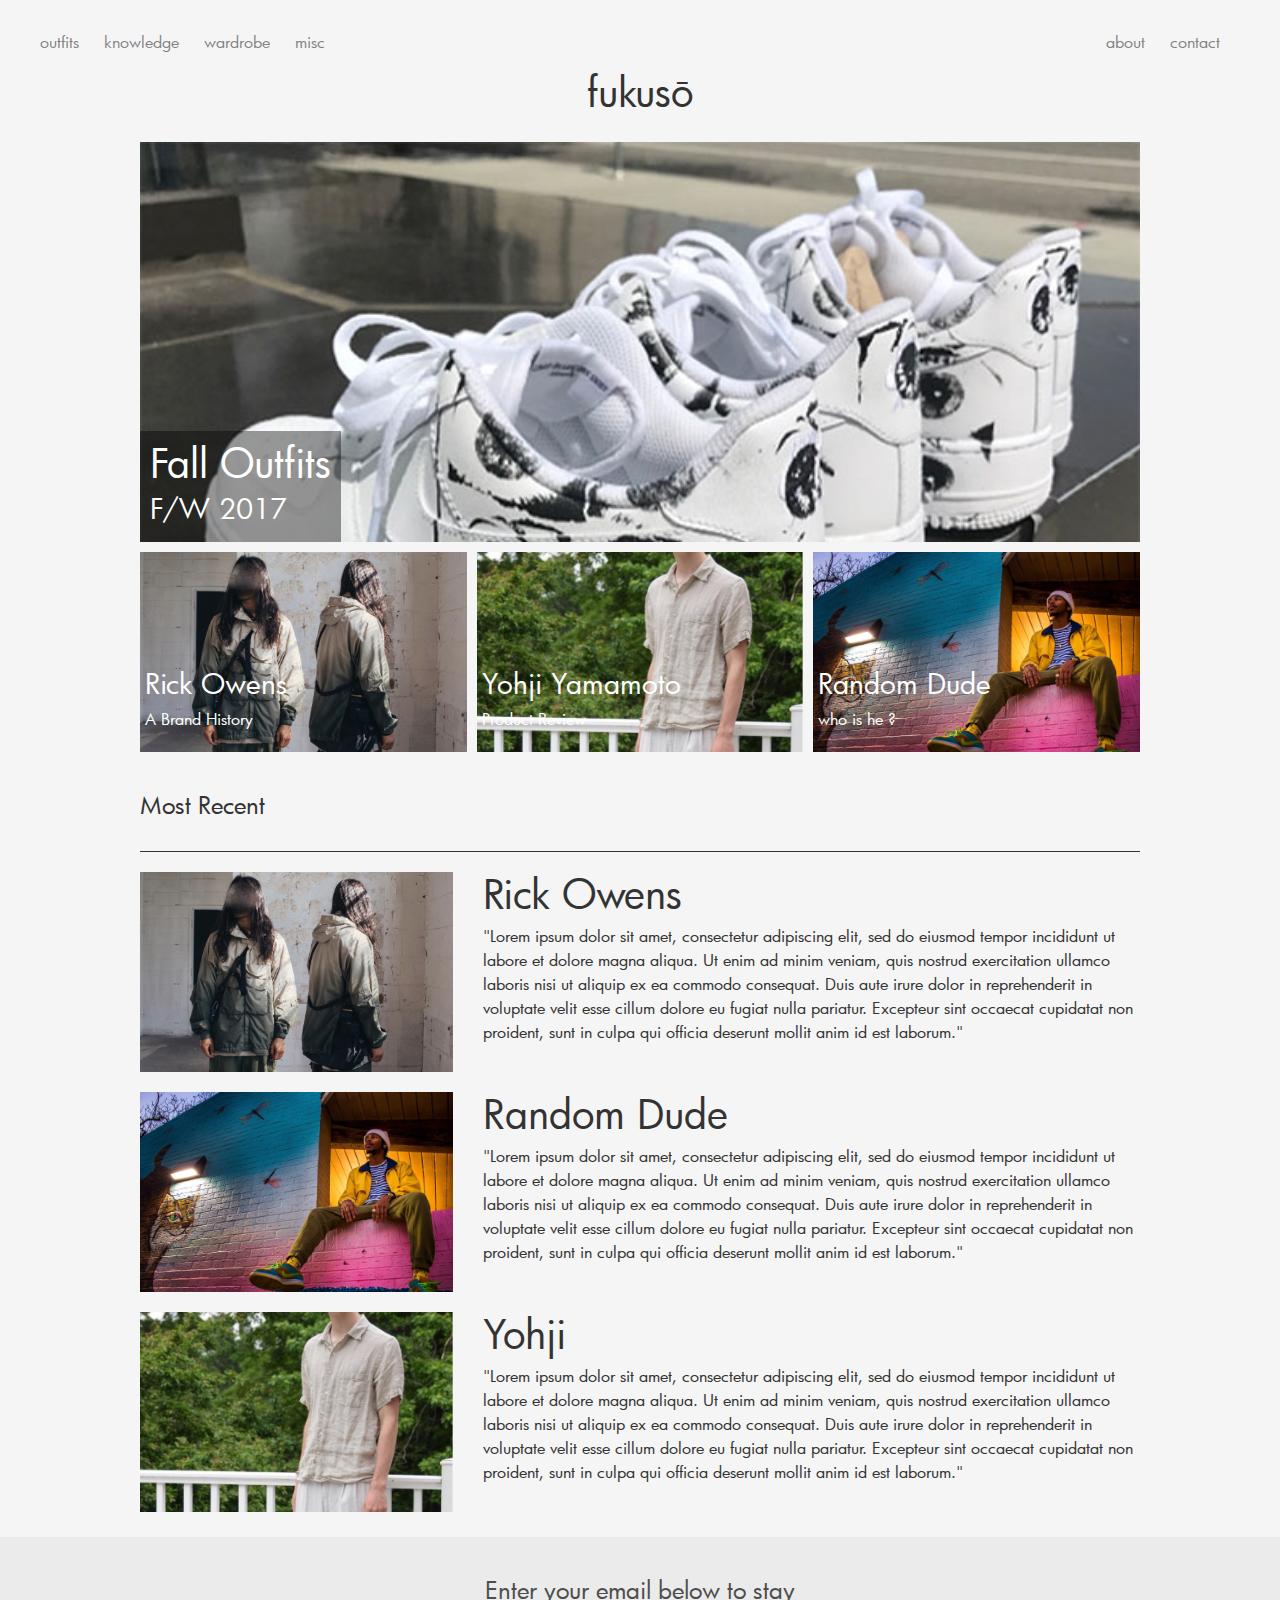
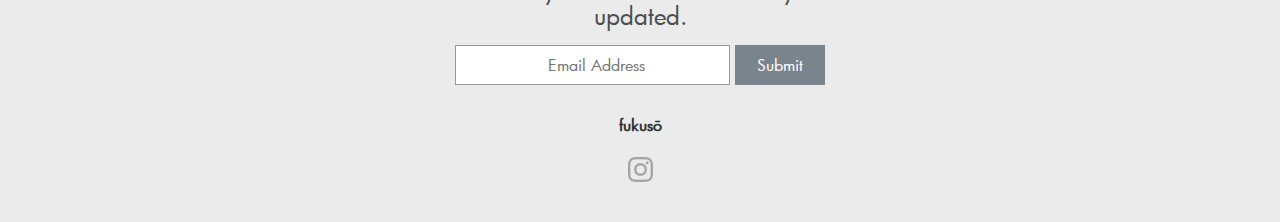
<file: index.html>
<html>


<head>
  <link href="styles/bootstrap.min.css" type="text/css" rel="stylesheet"/>
  <link href="styles/style.css" type="text/css" rel="stylesheet"/>

  <meta name="viewport" content="width=device-width, initial-scale=1, shrink-to-fit=no">

</head>

<body>

  <!--Navigation Bar -->

  <div class="navigation">
    <div class="navigation-container">
      <div class="nav-categories">
        <a href="category/outfits" class="margin">outfits</a>
        <a href="category/knowledge" class="margin">knowledge</a>
        <a href="category/wardrobe" class="margin">wardrobe</a>
        <a href="category/misc">misc</a>
      </div>
      <div class="links">
        <a href="about" class="margin">about</a>
        <a href="contact" class="margin">contact</a>
      </div>
    </div>

    <a href="/" class="title"><h1>fukusō</h1></a>

    <img class="hamburger" onclick="openNav()" src="images/hamburger.png"/>

  </div>

  <div id="slideout-menu">

    <div class="menu-container">
      <a href="/" class="homelink">fukusō</a>
      <a href="about">about</a>
      <a href="contact">contact</a>
      <a href="instagram">instagram</a>
      <a onclick="closeNav()">x close</a>
    </div>


  </div>

  <!-- Features/Headlines -->

  <div class="headlines">
    <div class="primary-headline">
      <a href= "posts/first-post"></a>
      <img src="images/cdgsupreme.jpg" />
      <div class="captions">
        <h1>Fall Outfits</h1>
        <h3>F/W 2017</h3>
      </div>
    </div>

    <div class="secondary-headline-container">
      <div class="secondary-headline">
        <a href= "#"></a>
        <img src="images/theo.png" />
        <div class="captions">
          <h3>Rick Owens</h3>
          <p>A Brand History</p>
        </div>
      </div>
      <div class="secondary-headline middle-headline">
        <a href= "#"></a>
        <img src="images/yohji.jpg" />
        <div class="captions">
          <h3>Yohji Yamamoto</h3>
          <p>Product Review</p>
        </div>
      </div>
      <div class="secondary-headline">
        <a href= "#"></a>
        <img src="images/randomdude.jpg"/>
        <div class="captions">
          <h3>Random Dude</h3>
          <p>who is he ?</p>
        </div>
      </div>
    </div>

  </div>

  <!-- Desktop Categories -->

  <div class="categories">
    <a href="#">Most Recent </a>
    <!--
    <a href="#">Outfits </a><p>•</p>
    <a href="#">Facts and Opinions </a><p>•</p>
    <a href="#">Reviews </a><p>•</p>
    <a href="#">Lifestyle </a> -->
  </div>

  <!-- Mobile Categories -->

  <!-- <div class="mobile-categories">
    <a href="#">Most Recent </a>
    <a href="#">Outfits </a>
    <a href="#">Facts and Opinions </a>
    <a href="#">Reviews </a>
  </div> -->

  <!-- Articles -->

  <div class="articles">
    <div class="article row">
      <div class="col col-md-4 col-12 image-container">
        <img src="images/theo.png"/>
      </div>
      <div class="col col-md-8 col-12">
        <h1>Rick Owens</h1>
        <p>
          "Lorem ipsum dolor sit amet, consectetur adipiscing elit, sed do eiusmod tempor incididunt ut labore et dolore magna aliqua. Ut enim ad minim veniam, quis nostrud exercitation ullamco laboris nisi ut aliquip ex ea commodo consequat. Duis aute irure dolor in reprehenderit in voluptate velit esse cillum dolore eu fugiat nulla pariatur. Excepteur sint occaecat cupidatat non proident, sunt in culpa qui officia deserunt mollit anim id est laborum."
        </p>
      </div>
    </div>

    <div class="article row">
      <div class="col col-md-4 col-12 image-container">
        <img src="images/randomdude.jpg"/>
      </div>
      <div class="col col-md-8 col-12">
        <h1>Random Dude</h1>
        <p>
          "Lorem ipsum dolor sit amet, consectetur adipiscing elit, sed do eiusmod tempor incididunt ut labore et dolore magna aliqua. Ut enim ad minim veniam, quis nostrud exercitation ullamco laboris nisi ut aliquip ex ea commodo consequat. Duis aute irure dolor in reprehenderit in voluptate velit esse cillum dolore eu fugiat nulla pariatur. Excepteur sint occaecat cupidatat non proident, sunt in culpa qui officia deserunt mollit anim id est laborum."
        </p>
      </div>
    </div>

    <div class="article row">
      <div class="col col-md-4 col-12 image-container">
        <img src="images/yohji.jpg"/>
      </div>
      <div class="col col-md-8 col-12">
        <h1>Yohji</h1>
        <p>
          "Lorem ipsum dolor sit amet, consectetur adipiscing elit, sed do eiusmod tempor incididunt ut labore et dolore magna aliqua. Ut enim ad minim veniam, quis nostrud exercitation ullamco laboris nisi ut aliquip ex ea commodo consequat. Duis aute irure dolor in reprehenderit in voluptate velit esse cillum dolore eu fugiat nulla pariatur. Excepteur sint occaecat cupidatat non proident, sunt in culpa qui officia deserunt mollit anim id est laborum."
        </p>
      </div>
    </div>

  </div>

  <!-- FOOTER -->
  <div class="footer">
    <div class="footer-container">
      <h3> Enter your email below to stay updated. </h3>
      <form action="#">
        <input type="text" placeholder="Email Address" name="email" class="email">
        <button type="submit" class="submit-button">Submit</button>
      </form>
      <a href="#">
        <h2>fukusō </h2>
      </a>
      <a href="#"> <img src="images/instagramicon.png" style="width:25px;height:25px"> </a>
    </div>
  </div>

  <!-- JS Dependencies -->

  <script src="js/jquery.min.js"></script>
  <script src="js/bootstrap.min.js"></script>
  <script src="js/index.js"></script>


</body>

</html>
</file>
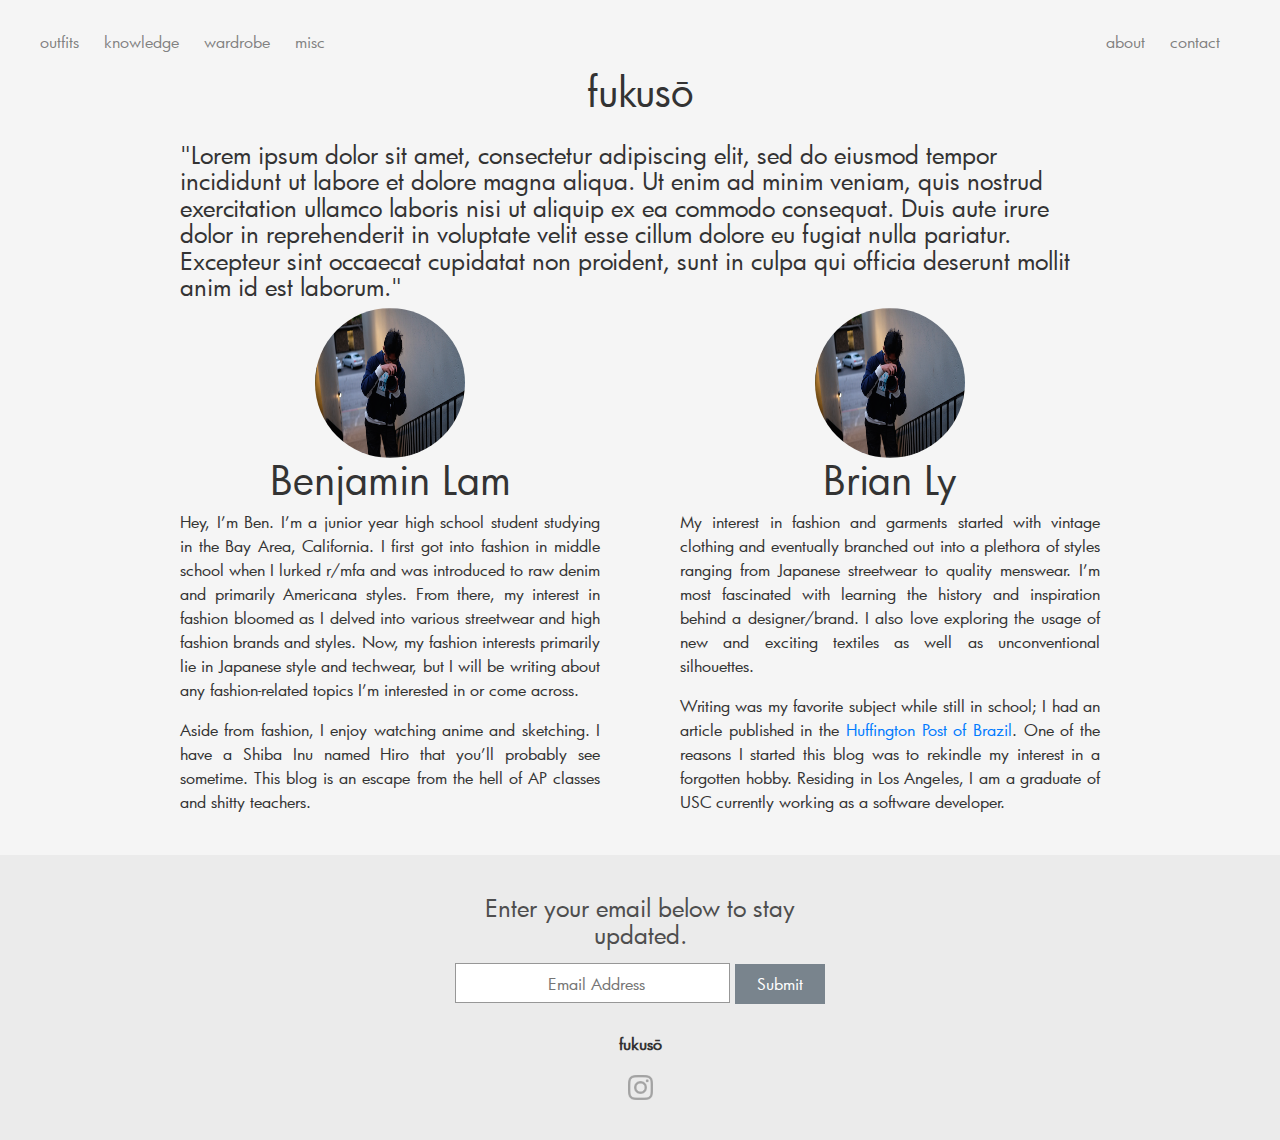
<file: about.html>
<html>


<head>
  <link href="styles/bootstrap.min.css" type="text/css" rel="stylesheet"/>
  <link href="styles/style.css" type="text/css" rel="stylesheet"/>

  <meta name="viewport" content="width=device-width, initial-scale=1, shrink-to-fit=no">

</head>

<body>

  <!--Navigation Bar -->

  <div class="navigation">
    <div class="navigation-container">
      <div class="nav-categories">
        <a href="category/outfits" class="margin">outfits</a>
        <a href="category/knowledge" class="margin">knowledge</a>
        <a href="category/wardrobe" class="margin">wardrobe</a>
        <a href="category/misc">misc</a>
      </div>
      <div class="links">
        <a href="about" class="margin">about</a>
        <a href="contact" class="margin">contact</a>
      </div>
    </div>

    <a href="/" class="title"><h1>fukusō</h1></a>

    <img class="hamburger" onclick="openNav()" src="images/hamburger.png"/>

  </div>

  <div id="slideout-menu">

    <div class="menu-container">
      <a href="/" class="homelink">fukusō</a>
      <a href="about">about</a>
      <a href="contact">contact</a>
      <a href="instagram">instagram</a>
      <a onclick="closeNav()">x close</a>
    </div>


  </div>


  <!-- BIO CONTAINER -->
  <div class="about-container">

    <h4>
      "Lorem ipsum dolor sit amet, consectetur adipiscing elit, sed do eiusmod tempor incididunt ut labore et dolore magna aliqua. Ut enim ad minim veniam, quis nostrud exercitation ullamco laboris nisi ut aliquip ex ea commodo consequat. Duis aute irure dolor in reprehenderit in voluptate velit esse cillum dolore eu fugiat nulla pariatur. Excepteur sint occaecat cupidatat non proident, sunt in culpa qui officia deserunt mollit anim id est laborum."
    </h4>
    <div class="bio">
      <div class="bio-container">
        <img src= "images/ben.png" />
        <h1>Benjamin Lam</h1>
        <p>
          Hey, I’m Ben. I’m a junior year high school student studying in the Bay Area, California. I first got into fashion in middle school when I lurked r/mfa and was introduced to raw denim and primarily Americana styles. From there, my interest in fashion bloomed as I delved into various streetwear and high fashion brands and styles. Now, my fashion interests primarily lie in Japanese style and techwear, but I will be writing about any fashion-related topics I’m interested in or come across.
        </p>

        <p>
          Aside from fashion, I enjoy watching anime and sketching. I have a Shiba Inu named Hiro that you’ll probably see sometime. This blog is an escape from the hell of AP classes and shitty teachers.
        </p>
      </div>
    </div>

    <div class="bio">
      <div class="bio-container">
        <img src= "images/ben.png" />
        <h1>Brian Ly</h1>
        <p>
          My interest in fashion and garments started with vintage clothing and eventually branched out into a plethora of styles ranging from Japanese streetwear to quality menswear.  I’m most fascinated with learning the history and inspiration behind a designer/brand. I also love exploring the usage of new and exciting textiles as well as unconventional silhouettes.
        </p>

        <p>
          Writing was my favorite subject while still in school; I had an article published in the <a href="http://www.huffpostbrasil.com/brian-ly/o-futuro-promissor-do-brasil_b_5372265.html">Huffington Post of Brazil</a>. One of the reasons I started this blog was to rekindle my interest in a forgotten hobby.  Residing in Los Angeles, I am a graduate of USC currently working as a software developer.
        </p>
      </div>
    </div>

  </div>


  <!-- FOOTER -->
  <div class="footer">
    <div class="footer-container">
      <h3> Enter your email below to stay updated. </h3>
      <form action="#">
        <input type="text" placeholder="Email Address" name="email" class="email">
        <button type="submit" class="submit-button">Submit</button>
      </form>
      <a href="#">
        <h2>fukusō </h2>
      </a>
      <a href="#"> <img src="images/instagramicon.png" style="width:25px;height:25px"> </a>
    </div>
  </div>


  <!-- JS Dependencies -->

  <script src="js/jquery.min.js"></script>
  <script src="js/bootstrap.min.js"></script>
  <script src="js/index.js"></script>


</body>

</html>
</file>
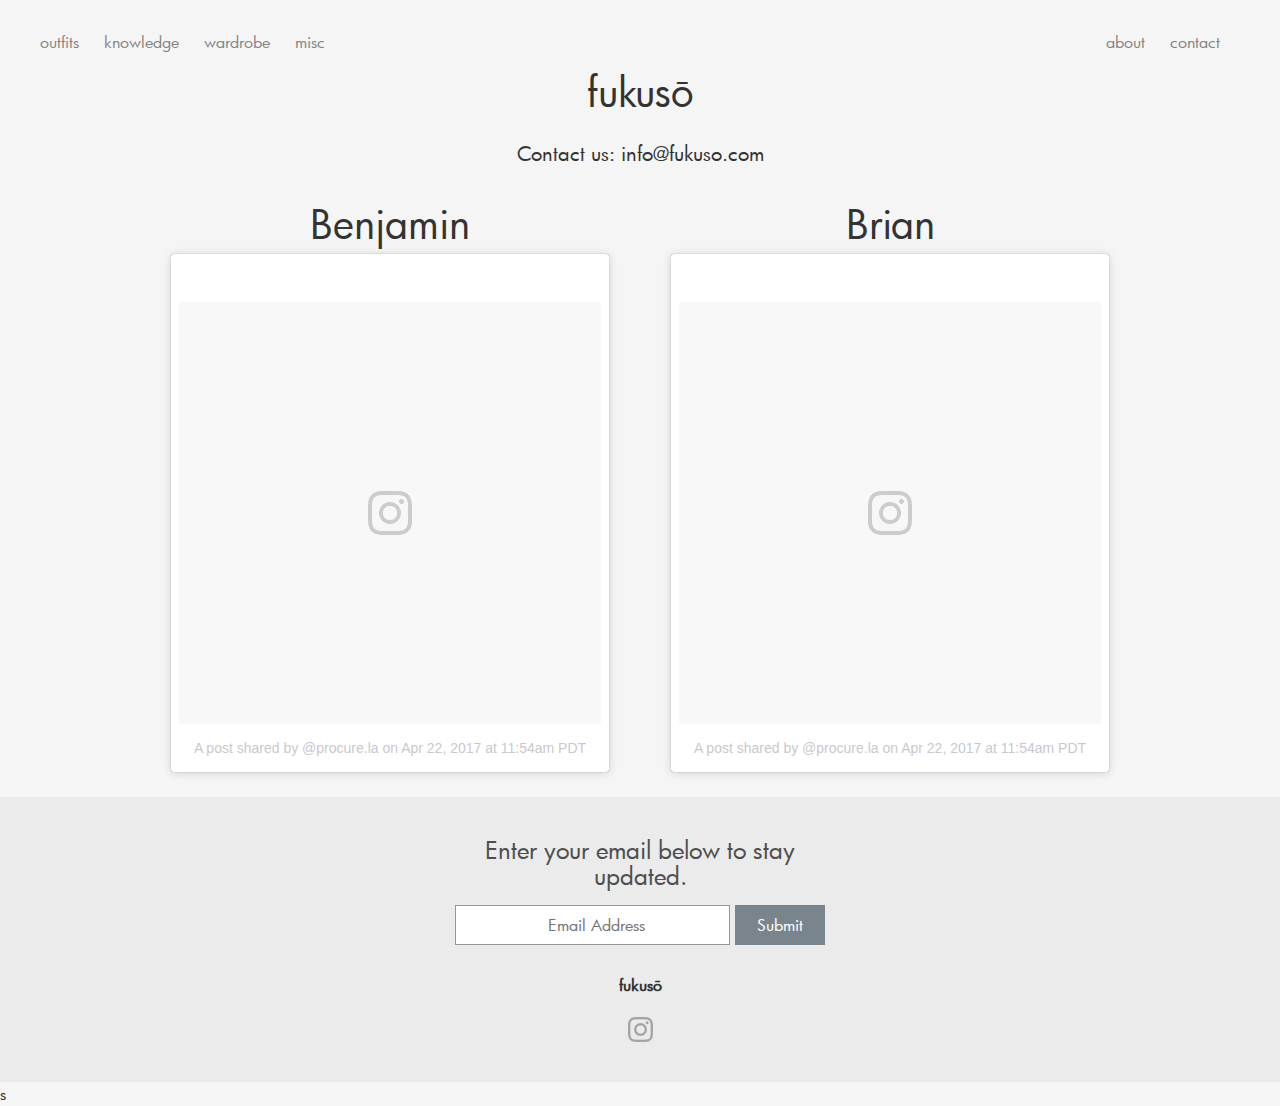
<file: contact.html>
<html>


<head>
  <link href="styles/bootstrap.min.css" type="text/css" rel="stylesheet"/>
  <link href="styles/style.css" type="text/css" rel="stylesheet"/>

  <meta name="viewport" content="width=device-width, initial-scale=1, shrink-to-fit=no">

</head>

<body>

  <!--Navigation Bar -->

  <div class="navigation">
    <div class="navigation-container">
      <div class="nav-categories">
        <a href="category/outfits" class="margin">outfits</a>
        <a href="category/knowledge" class="margin">knowledge</a>
        <a href="category/wardrobe" class="margin">wardrobe</a>
        <a href="category/misc">misc</a>
      </div>
      <div class="links">
        <a href="about" class="margin">about</a>
        <a href="contact" class="margin">contact</a>
      </div>
    </div>

    <a href="/" class="title"><h1>fukusō</h1></a>

    <img class="hamburger" onclick="openNav()" src="images/hamburger.png"/>

  </div>

  <div id="slideout-menu">

    <div class="menu-container">
      <a href="/" class="homelink">fukusō</a>
      <a href="about">about</a>
      <a href="contact">contact</a>
      <a href="instagram">instagram</a>
      <a onclick="closeNav()">x close</a>
    </div>


  </div>

  <h5 class="email">Contact us: info@fukuso.com</h5>


  <div class="instagram-container">
    <div class="instagram">
        <h1>Benjamin</h1>
        <blockquote class="instagram-media" data-instgrm-version="7" style=" background:#FFF; border:0; border-radius:3px; box-shadow:0 0 1px 0 rgba(0,0,0,0.5),0 1px 10px 0 rgba(0,0,0,0.15); margin: 1px; max-width:658px; padding:0; width:99.375%; width:-webkit-calc(100% - 2px); width:calc(100% - 2px);"><div style="padding:8px;"> <div style=" background:#F8F8F8; line-height:0; margin-top:40px; padding:50.0% 0; text-align:center; width:100%;"> <div style=" background:url([data-uri]); display:block; height:44px; margin:0 auto -44px; position:relative; top:-22px; width:44px;"></div></div><p style=" color:#c9c8cd; font-family:Arial,sans-serif; font-size:14px; line-height:17px; margin-bottom:0; margin-top:8px; overflow:hidden; padding:8px 0 7px; text-align:center; text-overflow:ellipsis; white-space:nowrap;"><a href="https://www.instagram.com/p/BTMss4XlC-7/" style=" color:#c9c8cd; font-family:Arial,sans-serif; font-size:14px; font-style:normal; font-weight:normal; line-height:17px; text-decoration:none;" target="_blank">A post shared by @procure.la</a> on <time style=" font-family:Arial,sans-serif; font-size:14px; line-height:17px;" datetime="2017-04-22T18:54:14+00:00">Apr 22, 2017 at 11:54am PDT</time></p></div></blockquote>
    </div>

    <div class="instagram">
      <h1>Brian</h1>
      <blockquote class="instagram-media" data-instgrm-version="7" style=" background:#FFF; border:0; border-radius:3px; box-shadow:0 0 1px 0 rgba(0,0,0,0.5),0 1px 10px 0 rgba(0,0,0,0.15); margin: 1px; max-width:658px; padding:0; width:99.375%; width:-webkit-calc(100% - 2px); width:calc(100% - 2px);"><div style="padding:8px;"> <div style=" background:#F8F8F8; line-height:0; margin-top:40px; padding:50.0% 0; text-align:center; width:100%;"> <div style=" background:url([data-uri]); display:block; height:44px; margin:0 auto -44px; position:relative; top:-22px; width:44px;"></div></div><p style=" color:#c9c8cd; font-family:Arial,sans-serif; font-size:14px; line-height:17px; margin-bottom:0; margin-top:8px; overflow:hidden; padding:8px 0 7px; text-align:center; text-overflow:ellipsis; white-space:nowrap;"><a href="https://www.instagram.com/p/BTMss4XlC-7/" style=" color:#c9c8cd; font-family:Arial,sans-serif; font-size:14px; font-style:normal; font-weight:normal; line-height:17px; text-decoration:none;" target="_blank">A post shared by @procure.la</a> on <time style=" font-family:Arial,sans-serif; font-size:14px; line-height:17px;" datetime="2017-04-22T18:54:14+00:00">Apr 22, 2017 at 11:54am PDT</time></p></div></blockquote>
    </div>

  </div>



  <!-- FOOTER -->
  <div class="footer">
    <div class="footer-container">
      <h3> Enter your email below to stay updated. </h3>
      <form action="#">
        <input type="text" placeholder="Email Address" name="email" class="email">
        <button type="submit" class="submit-button">Submit</button>
      </form>
      <a href="#">
        <h2>fukusō </h2>
      </a>
      <a href="#"> <img src="images/instagramicon.png" style="width:25px;height:25px"> </a>
    </div>
  </div>


  <!-- JS Dependencies -->
  <script async defer src="http://platform.instagram.com/en_US/embeds.js"></script>s

  <script src="js/jquery.min.js"></script>
  <script src="js/bootstrap.min.js"></script>
  <script src="js/index.js"></script>


</body>

</html>
</file>
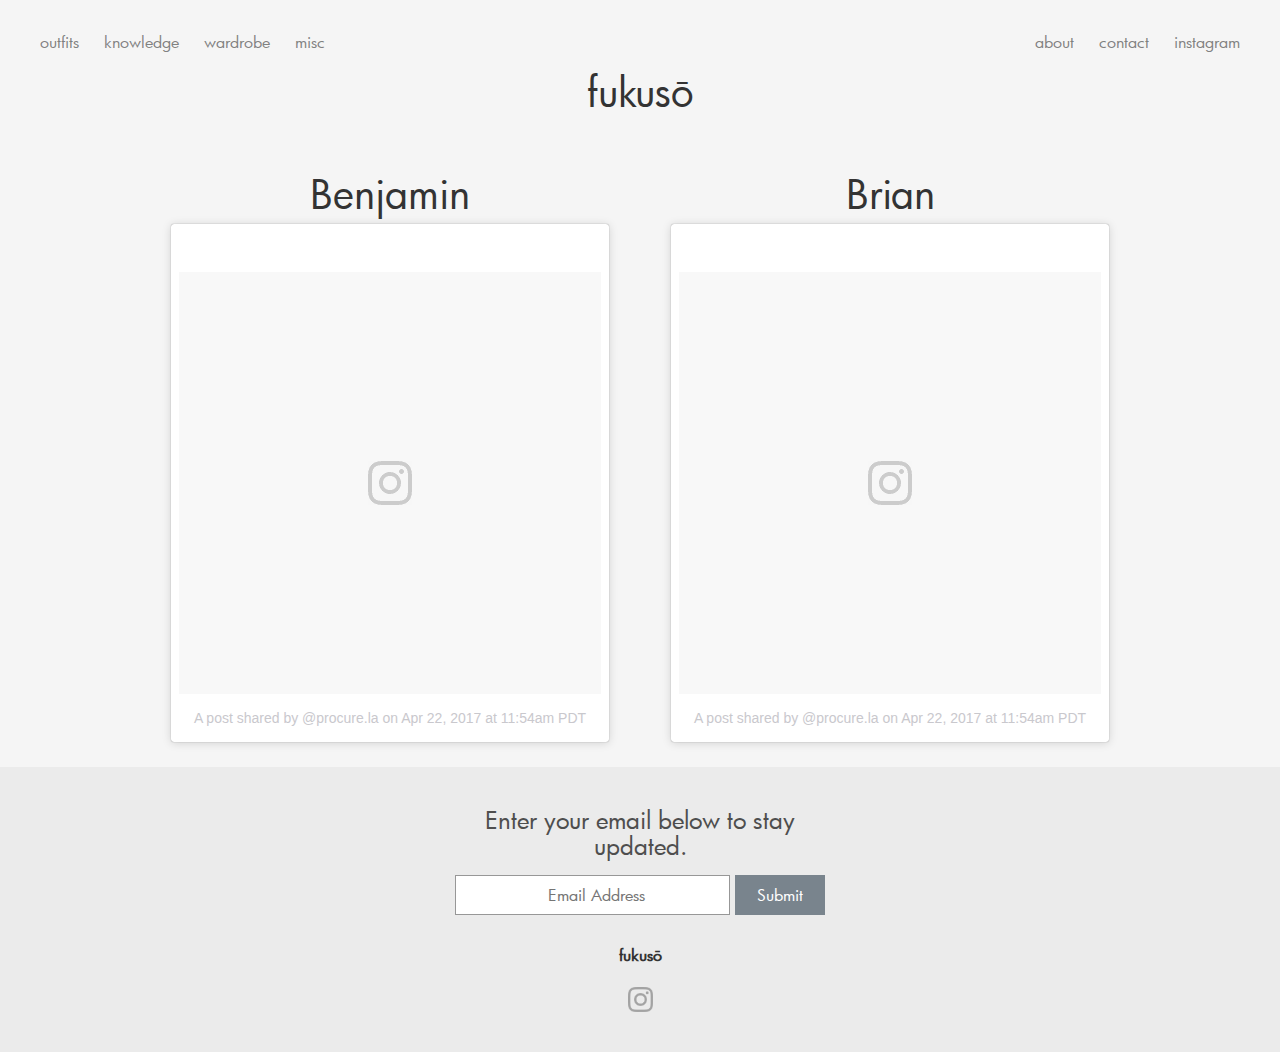
<file: instagram.html>
<html>


<head>
  <link href="styles/bootstrap.min.css" type="text/css" rel="stylesheet"/>
  <link href="styles/style.css" type="text/css" rel="stylesheet"/>

  <meta name="viewport" content="width=device-width, initial-scale=1, shrink-to-fit=no">

</head>

<body>

  <!--Navigation Bar -->

  <div class="navigation">
    <div class="navigation-container">
      <div class="nav-categories">
        <a href="#" class="margin">outfits</a>
        <a href="#" class="margin">knowledge</a>
        <a href="#" class="margin">wardrobe</a>
        <a href="#">misc</a>
      </div>
      <div class="links">
        <a href="about" class="margin">about</a>
        <a href="contact" class="margin">contact</a>
        <a href="instagram">instagram</a>
      </div>
    </div>

    <a href="/" class="title"><h1>fukusō</h1></a>

    <img class="hamburger" onclick="openNav()" src="images/hamburger.png"/>

  </div>

  <div id="slideout-menu">

    <div class="menu-container">
      <a href="/" class="homelink">fukusō</a>
      <a href="about">about</a>
      <a href="about">contact</a>
      <a href="instagram">instagram</a>
      <a onclick="closeNav()">x close</a>
    </div>


  </div>


  <!-- INSTAGRAM CONTAINER -->

<div class="instagram-container">
  <div class="instagram">
      <h1>Benjamin</h1>
      <blockquote class="instagram-media" data-instgrm-version="7" style=" background:#FFF; border:0; border-radius:3px; box-shadow:0 0 1px 0 rgba(0,0,0,0.5),0 1px 10px 0 rgba(0,0,0,0.15); margin: 1px; max-width:658px; padding:0; width:99.375%; width:-webkit-calc(100% - 2px); width:calc(100% - 2px);"><div style="padding:8px;"> <div style=" background:#F8F8F8; line-height:0; margin-top:40px; padding:50.0% 0; text-align:center; width:100%;"> <div style=" background:url([data-uri]); display:block; height:44px; margin:0 auto -44px; position:relative; top:-22px; width:44px;"></div></div><p style=" color:#c9c8cd; font-family:Arial,sans-serif; font-size:14px; line-height:17px; margin-bottom:0; margin-top:8px; overflow:hidden; padding:8px 0 7px; text-align:center; text-overflow:ellipsis; white-space:nowrap;"><a href="https://www.instagram.com/p/BTMss4XlC-7/" style=" color:#c9c8cd; font-family:Arial,sans-serif; font-size:14px; font-style:normal; font-weight:normal; line-height:17px; text-decoration:none;" target="_blank">A post shared by @procure.la</a> on <time style=" font-family:Arial,sans-serif; font-size:14px; line-height:17px;" datetime="2017-04-22T18:54:14+00:00">Apr 22, 2017 at 11:54am PDT</time></p></div></blockquote>
  </div>

  <div class="instagram">
    <h1>Brian</h1>
    <blockquote class="instagram-media" data-instgrm-version="7" style=" background:#FFF; border:0; border-radius:3px; box-shadow:0 0 1px 0 rgba(0,0,0,0.5),0 1px 10px 0 rgba(0,0,0,0.15); margin: 1px; max-width:658px; padding:0; width:99.375%; width:-webkit-calc(100% - 2px); width:calc(100% - 2px);"><div style="padding:8px;"> <div style=" background:#F8F8F8; line-height:0; margin-top:40px; padding:50.0% 0; text-align:center; width:100%;"> <div style=" background:url([data-uri]); display:block; height:44px; margin:0 auto -44px; position:relative; top:-22px; width:44px;"></div></div><p style=" color:#c9c8cd; font-family:Arial,sans-serif; font-size:14px; line-height:17px; margin-bottom:0; margin-top:8px; overflow:hidden; padding:8px 0 7px; text-align:center; text-overflow:ellipsis; white-space:nowrap;"><a href="https://www.instagram.com/p/BTMss4XlC-7/" style=" color:#c9c8cd; font-family:Arial,sans-serif; font-size:14px; font-style:normal; font-weight:normal; line-height:17px; text-decoration:none;" target="_blank">A post shared by @procure.la</a> on <time style=" font-family:Arial,sans-serif; font-size:14px; line-height:17px;" datetime="2017-04-22T18:54:14+00:00">Apr 22, 2017 at 11:54am PDT</time></p></div></blockquote>
  </div>

</div>



  <!-- FOOTER -->
  <div class="footer">
    <div class="footer-container">
      <h3> Enter your email below to stay updated. </h3>
      <form action="#">
        <input type="text" placeholder="Email Address" name="email" class="email">
        <button type="submit" class="submit-button">Submit</button>
      </form>
      <a href="#">
        <h2>fukusō </h2>
      </a>
      <a href="#"> <img src="images/instagramicon.png" style="width:25px;height:25px"> </a>
    </div>
  </div>


  <!-- JS Dependencies -->
  <script async defer src="http://platform.instagram.com/en_US/embeds.js"></script>
  <script src="js/jquery.min.js"></script>
  <script src="js/bootstrap.min.js"></script>
  <script src="js/index.js"></script>


</body>

</html>
</file>
<file: styles/style.css>
@font-face {
  font-family: futura;
  src: url(FuturaBook.ttf); }
@font-face {
  font-family: futurabold;
  src: url(FuturaBold.ttf); }
body {
  color: #333333;
  background-color: whitesmoke;
  font-family: 'futura'; }

.navigation {
  width: 100%;
  padding: 20px 0;
  text-align: center; }
  .navigation h1 {
    clear: both; }
  .navigation .margin {
    margin-right: 20px; }
  .navigation a {
    color: rgba(51, 51, 51, 0.6); }
    .navigation a h1 {
      color: #333333; }
  .navigation .navigation-container {
    height: 50px; }
    .navigation .navigation-container .links {
      display: inline-block;
      padding: 10px 40px;
      float: right; }
    .navigation .navigation-container .nav-categories {
      display: inline-block;
      float: left;
      padding: 10px 40px; }
  .navigation .title {
    font-size: 3em;
    display: inline-block; }
  .navigation .hamburger {
    display: none;
    width: 35px;
    top: 32px;
    right: 20px;
    position: absolute;
    cursor: pointer; }
    .navigation .hamburger img {
      width: 100%; }
  @media (max-width: 600px) {
    .navigation .navigation-container {
      display: none; }
    .navigation .hamburger {
      display: block; } }

#slideout-menu {
  z-index: 999;
  width: 100%;
  height: 100%;
  background-color: #333333;
  position: fixed;
  top: 0;
  display: none;
  color: white;
  overflow: hidden; }
  #slideout-menu .menu-container {
    display: inline-block;
    position: relative;
    top: 50%;
    transform: translateY(-50%);
    float: right;
    padding-right: 20px; }
    #slideout-menu .menu-container .homelink {
      text-decoration: underline;
      font-size: 2.5em; }
    #slideout-menu .menu-container a {
      font-size: 2em;
      width: 100%;
      display: inherit; }
  #slideout-menu a {
    cursor: pointer; }
  #slideout-menu .close-button {
    position: absolute;
    bottom: 20px;
    right: 20px;
    font-size: 2em; }

.headlines {
  display: block;
  width: 100%;
  max-width: 1000px;
  margin: 0 auto; }
  .headlines .primary-headline {
    overflow: hidden;
    max-height: 400px;
    margin-bottom: 10px;
    position: relative; }
    .headlines .primary-headline img {
      width: 100%; }
    .headlines .primary-headline .captions {
      position: absolute;
      bottom: 0;
      left: 0;
      color: white;
      background-color: rgba(0, 0, 0, 0.4);
      padding: 10px; }
    .headlines .primary-headline a {
      width: 100%;
      height: 100%;
      display: block;
      position: absolute; }
  .headlines .secondary-headline-container {
    height: 200px;
    overflow: hidden;
    display: flex; }
    .headlines .secondary-headline-container .middle-headline {
      margin: 0 10px; }
    .headlines .secondary-headline-container .secondary-headline {
      position: relative;
      width: 32.65%;
      float: left;
      height: 100%; }
      .headlines .secondary-headline-container .secondary-headline .captions {
        position: absolute;
        bottom: 0;
        left: 0;
        color: white;
        z-index: 999;
        padding: 5px; }
      .headlines .secondary-headline-container .secondary-headline img {
        width: 100%; }
      .headlines .secondary-headline-container .secondary-headline a {
        width: 100%;
        height: 100%;
        display: block;
        position: absolute; }
  @media (max-width: 600px) {
    .headlines .primary-headline .captions h1 {
      font-size: 1.5em; }
    .headlines .primary-headline .captions h3 {
      font-size: 1em; }
    .headlines .secondary-headline-container {
      display: none; } }

.categories {
  display: block;
  width: 100%;
  max-width: 1000px;
  margin: 0 auto;
  height: 100px;
  padding-top: 35px;
  border-bottom: 1px solid #333333; }
  .categories a {
    float: left;
    font-size: 1.5em;
    color: #333333;
    margin-right: 10px; }
  .categories p {
    float: left;
    margin-right: 7px;
    padding-top: 5px; }

.mobile-categories {
  display: none;
  width: 100%;
  height: 100px;
  padding-top: 35px;
  border-bottom: 1px solid #333333; }
  .mobile-categories a {
    float: left;
    font-size: 1.5em;
    color: #333333;
    margin-right: 10px; }
  .mobile-categories p {
    float: left;
    margin-right: 7px;
    padding-top: 5px; }

@media (max-width: 720px) {
  .categories {
    display: none; }

  .mobile-categories {
    display: block; } }
.articles {
  display: block;
  width: 100%;
  max-width: 1000px;
  margin: 20px auto; }
  .articles .article {
    height: 200px;
    overflow: hidden;
    margin-bottom: 20px; }
    .articles .article img {
      width: 100%; }
  @media (max-width: 768px) {
    .articles {
      padding: 0 15px; }
      .articles .article {
        height: auto; }
        .articles .article .image-container {
          height: 200px;
          overflow: hidden; } }

.footer {
  display: block;
  width: 100%;
  margin: 0 auto;
  background-color: #EBEBEB;
  margin-top: 25px;
  padding: 40px 0; }
  .footer .footer-container {
    text-align: center;
    margin: 0 auto;
    width: 370px; }
  .footer h3 {
    font-size: 1.5em;
    font-weight: 300;
    color: #4E4E4E;
    margin: 0 auto;
    display: inline-block; }
  .footer h2 {
    font-size: 1em;
    color: #333333;
    font-weight: bold; }
  .footer p {
    text-align: left;
    padding-top: 13px; }
  .footer .email {
    background-color: white;
    border: #979797 solid 0.5px;
    height: 40px;
    width: 275px;
    font-weight: lighter;
    padding-left: 10px; }
  .footer .submit-button {
    height: 40px;
    background-color: #79848D;
    color: white;
    border: none;
    font-weight: lighter;
    width: 90px; }
  .footer form {
    padding: 15px 0; }
  .footer img {
    margin-top: 15px; }
  .footer a {
    text-decoration: none; }

.post-headline {
  display: block;
  width: 100%;
  max-width: 1000px;
  margin: 0 auto 40px;
  height: 300px;
  box-sizing: border-box;
  padding: 0 20px; }
  .post-headline .headline-text {
    width: 50%;
    float: left;
    height: 100%;
    border-bottom: 1px solid rgba(51, 51, 51, 0.4);
    border-right: 1px solid rgba(51, 51, 51, 0.4);
    padding: 40px 10px 0; }
    .post-headline .headline-text h1 {
      margin-bottom: 40px; }
    .post-headline .headline-text p {
      margin: 0; }
    .post-headline .headline-text .mobile-caption {
      display: none; }
  .post-headline .headline-image {
    width: 50%;
    float: left;
    height: 100%;
    border-top: 1px solid rgba(51, 51, 51, 0.4);
    padding: 20px 0 0 20px; }
    .post-headline .headline-image .padding-container {
      height: 100%;
      width: 100%;
      overflow: hidden; }
      .post-headline .headline-image .padding-container img {
        height: 300px; }
  @media (max-width: 800px) {
    .post-headline {
      height: auto;
      padding: 0; }
      .post-headline .headline-text {
        width: 90%;
        float: none;
        height: auto;
        border-right: none;
        border-left: 1px solid rgba(51, 51, 51, 0.4);
        margin: 0 auto;
        padding: 0 10px; }
        .post-headline .headline-text h1 {
          margin-bottom: 0; }
        .post-headline .headline-text .desktop-caption {
          display: none; }
        .post-headline .headline-text .mobile-caption {
          display: block; }
      .post-headline .headline-image {
        width: 90%;
        float: none;
        height: 300px;
        border-top: none;
        border-right: 1px solid rgba(51, 51, 51, 0.4);
        margin: 0 auto;
        padding: 20px 20px 0 0; }
        .post-headline .headline-image .padding-container img {
          width: 100%;
          height: auto;
          margin: 0 auto;
          display: block; } }
  @media (max-width: 500px) {
    .post-headline .headline-image .padding-container img {
      width: auto;
      height: 300px; } }

.content {
  display: block;
  width: 100%;
  max-width: 1000px;
  margin: 0 auto;
  padding: 0 20px; }
  .content p {
    font-size: 1.2em; }

.about-container {
  width: 100%;
  overflow: hidden;
  max-width: 1000px;
  margin: 0 auto; }
  .about-container h4 {
    padding: 0 40px; }
  .about-container .bio {
    width: 50%;
    float: left;
    padding: 0 40px; }
  .about-container .bio-container {
    display: block; }
    .about-container .bio-container img {
      width: 150px;
      height: 150px;
      border-radius: 50%;
      margin: 0 auto;
      display: block; }
    .about-container .bio-container h1 {
      text-align: center; }
    .about-container .bio-container p {
      text-align: justify; }
  @media (max-width: 700px) {
    .about-container .bio {
      width: 100%; } }

.email {
  text-align: center; }

.instagram-container {
  height: 600px;
  max-width: 1000px;
  margin: 0 auto; }
  .instagram-container .instagram {
    width: 50%;
    float: left;
    padding: 30px; }
    .instagram-container .instagram h1 {
      text-align: center; }
  @media (max-width: 700px) {
    .instagram-container .instagram {
      width: 100%; } }

.category-container {
  margin: 0 auto;
  display: block;
  width: 100%;
  max-width: 1000px;
  min-height: 279px;
  padding: 0 20px; }
  .category-container .post {
    max-width: 700px;
    width: 100%;
    margin: 0 auto;
    text-align: center; }
    .category-container .post a {
      font-size: 2.2em;
      color: #333333; }
    .category-container .post p {
      color: rgba(51, 51, 51, 0.6); }

/*# sourceMappingURL=style.css.map */
</file>
